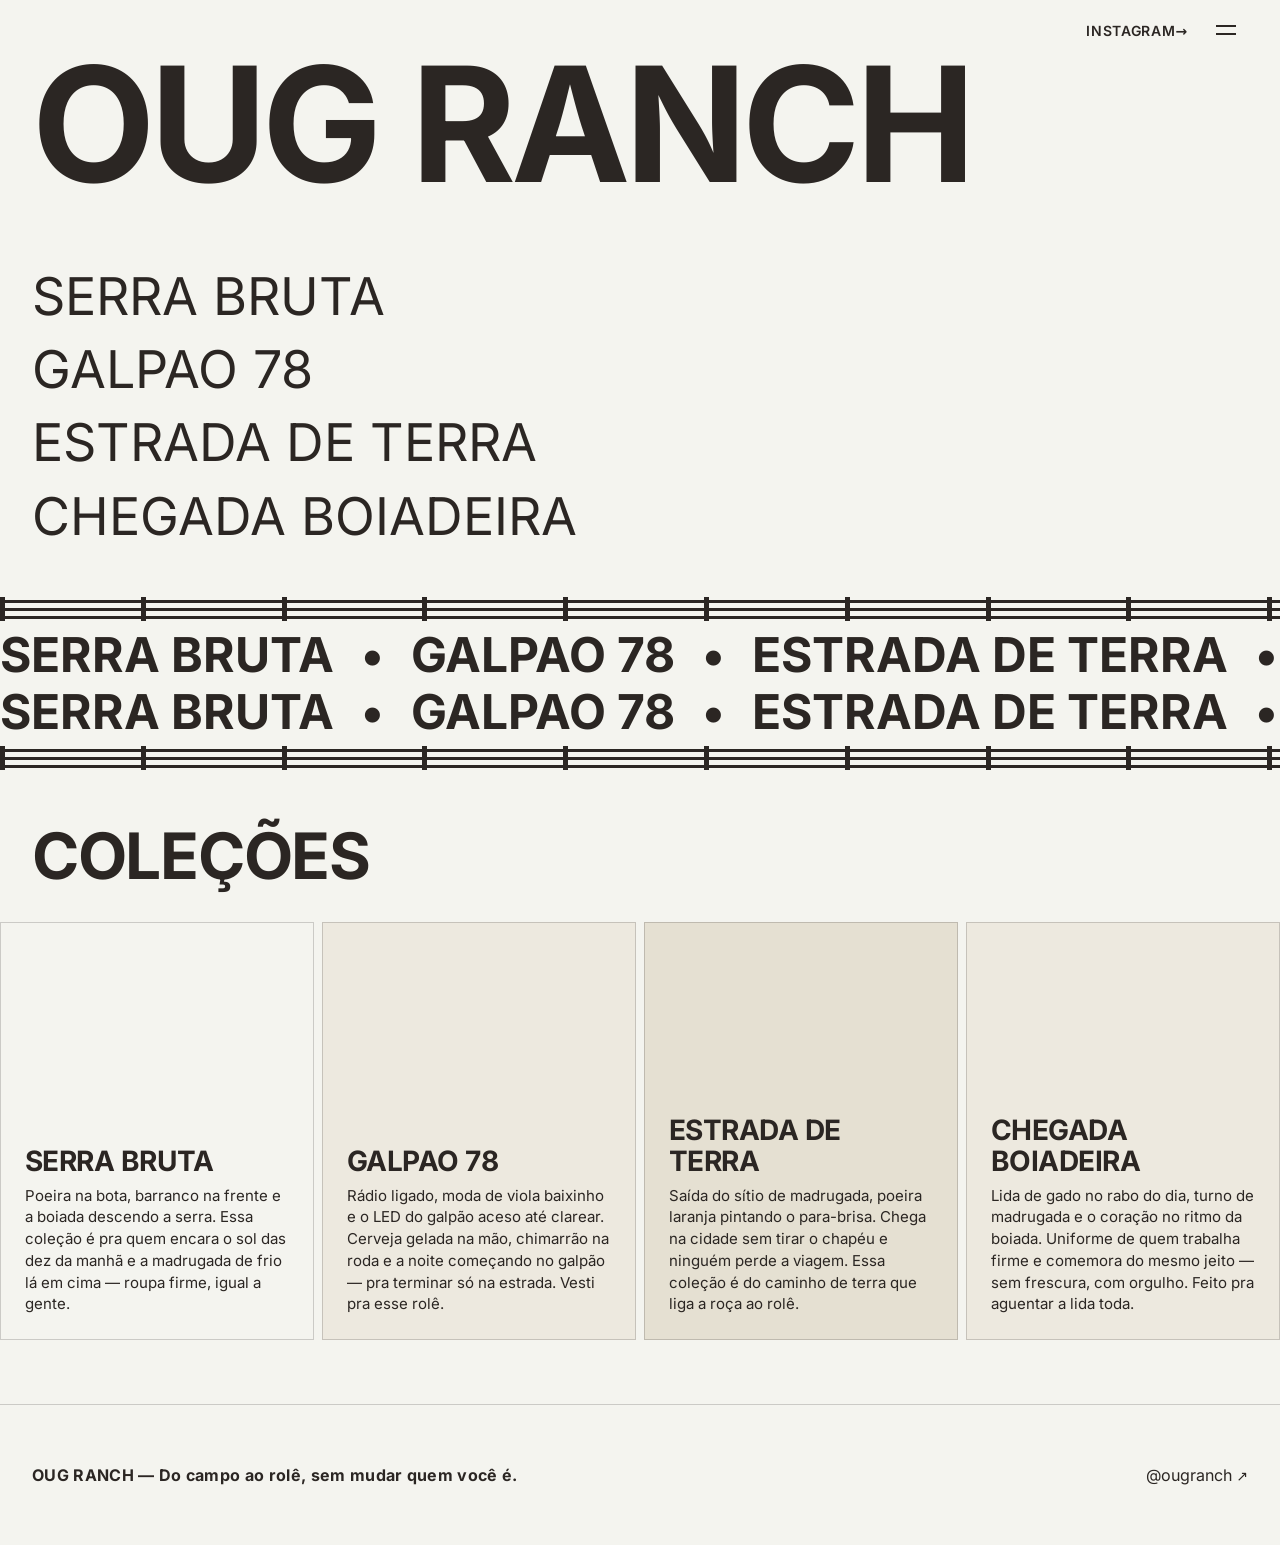
<file: index.html>
﻿<!DOCTYPE html>
<html lang="pt-BR">
<head>
  <meta charset="utf-8">
  <meta name="viewport" content="width=device-width, initial-scale=1">
  <title>OUG RANCH — Do campo ao rolê</title>
  <meta name="description" content="Do campo ao rolê, sem mudar quem você é. Coleções da OUG RANCH.">
  <!-- Compartilhamento (SEO-02/03): URLs absolutas SÓ aqui em cima — no corpo do
       site tudo segue relativo (regra do README: caminho nunca começa com /). -->
  <meta property="og:type" content="website">
  <meta property="og:site_name" content="OUG RANCH">
  <meta property="og:locale" content="pt_BR">
  <meta property="og:title" content="OUG RANCH — Do campo ao rolê">
  <meta property="og:description" content="Do campo ao rolê, sem mudar quem você é. Coleções da OUG RANCH.">
  <meta property="og:url" content="https://oug-ranch.github.io/">
  <meta property="og:image" content="https://oug-ranch.github.io/images/og-card.jpg">
  <meta property="og:image:width" content="1200">
  <meta property="og:image:height" content="630">
  <meta property="og:image:alt" content="Cartão da marca OUG RANCH: wordmark preto sobre fundo creme">
  <meta name="twitter:card" content="summary_large_image">
  <meta name="twitter:title" content="OUG RANCH — Do campo ao rolê">
  <meta name="twitter:description" content="Do campo ao rolê, sem mudar quem você é. Coleções da OUG RANCH.">
  <meta name="twitter:image" content="https://oug-ranch.github.io/images/og-card.jpg">
  <link rel="canonical" href="https://oug-ranch.github.io/">
  <!-- SEO-05 (promovido do v2-deferred por D-05): Organization com sameAs ->
       loja + Instagram. Script estático clássico, sem framework. -->
  <script type="application/ld+json">
  {
    "@context": "https://schema.org",
    "@type": "Organization",
    "name": "OUG RANCH",
    "url": "https://oug-ranch.github.io/",
    "logo": "https://oug-ranch.github.io/images/og-card.jpg",
    "sameAs": [
      "https://instagram.com/ougranch",
      "https://ougranch.com.br/"
    ]
  }
  </script>
  <!-- preload: única fonte do site (Inter variable), com crossorigin obrigatório -->
  <link rel="preload" as="font" type="font/woff2" crossorigin href="./fonts/inter-variable-latin.woff2">
  <link rel="icon" href="./favicon.svg" type="image/svg+xml">
  <link rel="icon" href="./favicon-32.png" type="image/png" sizes="32x32">
  <link rel="apple-touch-icon" href="./apple-touch-icon.png">
  <link rel="stylesheet" href="./css/styles.css?v=8">
</head>
<body>

  <!-- Cabeçalho: wordmark gigante em TEXTO (Inter Bold) + links pequenos no topo direito -->
  <header class="masthead">
    <div class="masthead-links">
      <a class="masthead-link" href="https://instagram.com/ougranch" target="_blank" rel="noopener">instagram <span aria-hidden="true">→</span></a>
      <button class="hamburger" aria-expanded="false" aria-controls="menu" aria-label="abrir menu"><span></span><span></span></button>
    </div>
    <h1 class="wordmark">OUG RANCH</h1>
  </header>

  <dialog id="menu" class="drawer" aria-label="menu">
    <button class="drawer-close" autofocus aria-label="fechar menu">
      <svg viewBox="0 0 20 20" width="20" height="20" aria-hidden="true" focusable="false">
        <path d="M2 2 L18 18 M18 2 L2 18" stroke="currentColor" stroke-width="2" stroke-linecap="round" fill="none"/>
      </svg>
    </button>
    <nav aria-label="menu">
      <a href="./index.html">início</a>
      <a href="#colecoes">coleções</a>
      <a href="https://ougranch.com.br/" target="_blank" rel="noopener">site</a>
      <a href="https://instagram.com/ougranch" target="_blank" rel="noopener">instagram</a>
    </nav>
  </dialog>

  <main>

    <!-- Lista editorial: nomes grandes, alinhados à esquerda; clicar rola até as coleções -->
    <nav class="index-list" aria-label="coleções da marca">
      <a href="#colecoes">SERRA BRUTA</a>
      <a href="#colecoes">GALPAO 78</a>
      <a href="#colecoes">ESTRADA DE TERRA</a>
      <a href="#colecoes">CHEGADA BOIADEIRA</a>
    </nav>

    <!-- Faixas decorativas que rolam sozinhas (CSS puro, sem JS): 1ª ←, cercado, 2ª → -->
    <div class="fence" aria-hidden="true"></div>
    <div class="marquee" aria-hidden="true">
      <div class="marquee-track">
        <span class="marquee-run">SERRA BRUTA <span class="marquee-dot">•</span> GALPAO 78 <span class="marquee-dot">•</span> ESTRADA DE TERRA <span class="marquee-dot">•</span> CHEGADA BOIADEIRA <span class="marquee-dot">•</span>&nbsp;</span>
        <span class="marquee-run">SERRA BRUTA <span class="marquee-dot">•</span> GALPAO 78 <span class="marquee-dot">•</span> ESTRADA DE TERRA <span class="marquee-dot">•</span> CHEGADA BOIADEIRA <span class="marquee-dot">•</span>&nbsp;</span>
      </div>
    </div>
    <div class="marquee marquee--rev" aria-hidden="true">
      <div class="marquee-track marquee-track--rev">
        <span class="marquee-run">SERRA BRUTA <span class="marquee-dot">•</span> GALPAO 78 <span class="marquee-dot">•</span> ESTRADA DE TERRA <span class="marquee-dot">•</span> CHEGADA BOIADEIRA <span class="marquee-dot">•</span>&nbsp;</span>
        <span class="marquee-run">SERRA BRUTA <span class="marquee-dot">•</span> GALPAO 78 <span class="marquee-dot">•</span> ESTRADA DE TERRA <span class="marquee-dot">•</span> CHEGADA BOIADEIRA <span class="marquee-dot">•</span>&nbsp;</span>
      </div>
    </div>
    <div class="fence" aria-hidden="true"></div>

    <section id="colecoes">
      <div class="collections-head">
        <h2 class="collections-title">COLEÇÕES</h2>
        <div class="cards-nav">
          <button type="button" class="cards-btn" id="cardsPrev" aria-label="coleções anteriores" hidden>‹</button>
          <button type="button" class="cards-btn" id="cardsNext" aria-label="próximas coleções" hidden>›</button>
        </div>
      </div>

      <!-- Prints ciena: CAPA grande em retrato, legenda (título + história) DENTRO do tile,
           colada no rodapé da capa, com força de cor total. Card inteiro clicável.
           Os cartões agora vêm da lista do dono (js/collections.js) e são
           desenhados pelo js/collections-render.js — aqui fica só o trilho vazio. -->
      <div class="cards" id="cardsMount"></div>
    </section>
  </main>

  <footer>
    <p class="footer-brand">OUG RANCH — Do campo ao rolê, sem mudar quem você é.</p>
    <a class="footer-link" href="https://instagram.com/ougranch" target="_blank" rel="noopener">@ougranch <span aria-hidden="true">↗</span></a>
  </footer>

  <!-- Ordem dos scripts (regra do projeto): DADOS → DESENHO → LÓGICA.
       collections.js cria a lista, collections-render.js desenha os cartões,
       e só então main.js decide se as setas ‹ › aparecem (ele mede a fileira
       JÁ desenhada). Todos com defer, executam nessa mesma ordem. -->
  <script src="./js/collections.js" defer></script>
  <script src="./js/collections-render.js" defer></script>
  <script src="./js/main.js" defer></script>
</body>
</html>
</file>
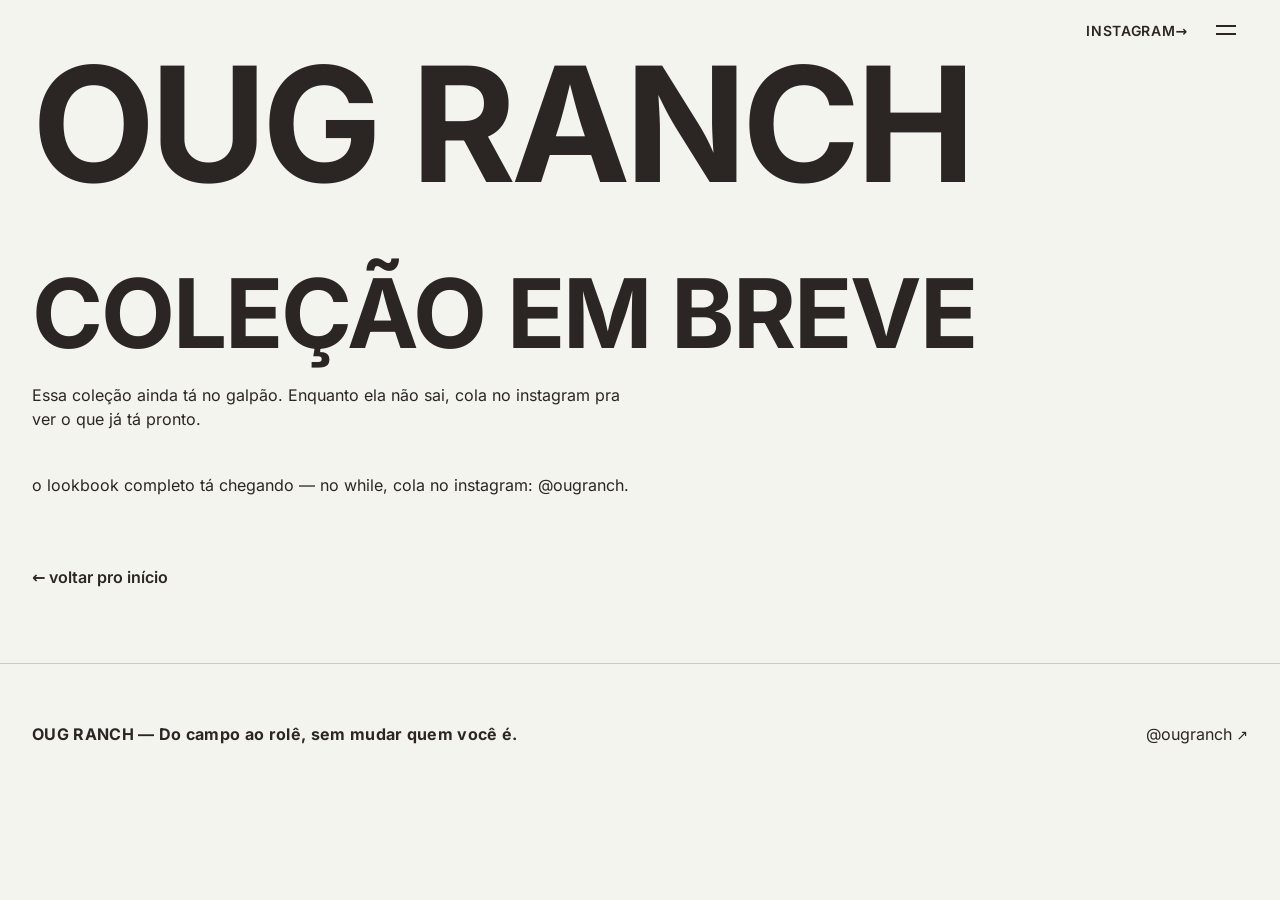
<file: colecao.html>
﻿<!DOCTYPE html>
<html lang="pt-BR">
<head>
  <meta charset="utf-8">
  <meta name="viewport" content="width=device-width, initial-scale=1">
  <title>OUG RANCH — coleção em breve</title>
  <meta name="description" content="Coleções OUG RANCH — histórias e looks direto do campo pro rolê.">
  <!-- Compartilhamento (SEO-02/03): esta página é placeholder genérico; títulos
       de OG POR COLEÇÃO chegam junto com as páginas reais de lookbook (Fase 3).
       URLs absolutas SÓ no head — o resto do site segue relativo. -->
  <meta property="og:type" content="website">
  <meta property="og:site_name" content="OUG RANCH">
  <meta property="og:locale" content="pt_BR">
  <meta property="og:title" content="OUG RANCH — coleção em breve">
  <meta property="og:description" content="Coleções OUG RANCH — histórias e looks direto do campo pro rolê.">
  <meta property="og:url" content="https://oug-ranch.github.io/colecao.html">
  <meta property="og:image" content="https://oug-ranch.github.io/images/og-card.jpg">
  <meta property="og:image:width" content="1200">
  <meta property="og:image:height" content="630">
  <meta property="og:image:alt" content="Cartão da marca OUG RANCH: wordmark preto sobre fundo creme">
  <meta name="twitter:card" content="summary_large_image">
  <meta name="twitter:title" content="OUG RANCH — coleção em breve">
  <meta name="twitter:description" content="Coleções OUG RANCH — histórias e looks direto do campo pro rolê.">
  <meta name="twitter:image" content="https://oug-ranch.github.io/images/og-card.jpg">
  <link rel="canonical" href="https://oug-ranch.github.io/colecao.html">
  <!-- preload: única fonte do site (Inter variable), com crossorigin obrigatório -->
  <link rel="preload" as="font" type="font/woff2" crossorigin href="./fonts/inter-variable-latin.woff2">
  <link rel="icon" href="./favicon.svg" type="image/svg+xml">
  <link rel="icon" href="./favicon-32.png" type="image/png" sizes="32x32">
  <link rel="apple-touch-icon" href="./apple-touch-icon.png">
  <link rel="stylesheet" href="./css/styles.css?v=8">
</head>
<body>

  <!-- Cabeçalho: wordmark em TEXTO (Inter Bold) + links pequenos no topo direito -->
  <header class="masthead">
    <div class="masthead-links">
      <a class="masthead-link" href="https://instagram.com/ougranch" target="_blank" rel="noopener">instagram <span aria-hidden="true">→</span></a>
      <button class="hamburger" aria-expanded="false" aria-controls="menu" aria-label="abrir menu"><span></span><span></span></button>
    </div>
    <p class="wordmark"><a class="wordmark-link" href="./index.html">OUG RANCH</a></p>
  </header>

  <dialog id="menu" class="drawer" aria-label="menu">
    <button class="drawer-close" autofocus aria-label="fechar menu">
      <svg viewBox="0 0 20 20" width="20" height="20" aria-hidden="true" focusable="false">
        <path d="M2 2 L18 18 M18 2 L2 18" stroke="currentColor" stroke-width="2" stroke-linecap="round" fill="none"/>
      </svg>
    </button>
    <nav aria-label="menu">
      <a href="./index.html">início</a>
      <a href="./index.html#colecoes">coleções</a>
      <a href="https://ougranch.com.br/" target="_blank" rel="noopener">site</a>
      <a href="https://instagram.com/ougranch" target="_blank" rel="noopener">instagram</a>
    </nav>
  </dialog>

  <main class="colecao-main">
    <!-- Sem JS: estado genérico "coleção em breve" — o script abaixo troca o conteúdo
         quando o endereço traz uma coleção conhecida (?c=slug). -->
    <h1 id="c-title" class="colecao-title">coleção em breve</h1>
    <p id="c-story" class="colecao-story">Essa coleção ainda tá no galpão. Enquanto ela não sai, cola no instagram pra ver o que já tá pronto.</p>
    <p class="colecao-note">o lookbook completo tá chegando — no while, cola no instagram:
      <a class="text-link" href="https://instagram.com/ougranch" target="_blank" rel="noopener">@ougranch</a>.</p>
    <a class="back-link" href="./index.html">← voltar pro início</a>
  </main>

  <footer>
    <p class="footer-brand">OUG RANCH — Do campo ao rolê, sem mudar quem você é.</p>
    <a class="footer-link" href="https://instagram.com/ougranch" target="_blank" rel="noopener">@ougranch <span aria-hidden="true">↗</span></a>
  </footer>

  <script src="./js/main.js" defer></script>
  <script>
    // Coleções fictícias da home — clássico, sem fetch (funciona no file://).
    // O lookbook de verdade (fotos) entra numa fase futura.
    (function () {
      'use strict';
      var COLECOES = {
        'serra-bruta': {
          t: 'SERRA BRUTA',
          s: 'Poeira na bota, barranco na frente e a boiada descendo a serra. Essa coleção é pra quem encara o sol das dez da manhã e a madrugada de frio lá em cima — roupa firme, igual a gente.'
        },
        'galpao-78': {
          t: 'GALPAO 78',
          s: 'Rádio ligado, moda de viola baixinho e o LED do galpão aceso até clarear. Cerveja gelada na mão, chimarrão na roda e a noite começando no galpão — pra terminar só na estrada. Vesti pra esse rolê.'
        },
        'estrada-de-terra': {
          t: 'ESTRADA DE TERRA',
          s: 'Saída do sítio de madrugada, poeira laranja pintando o para-brisa. Chega na cidade sem tirar o chapéu e ninguém perde a viagem. Essa coleção é do caminho de terra que liga a roça ao rolê.'
        },
        'chegada-boiadeira': {
          t: 'CHEGADA BOIADEIRA',
          s: 'Lida de gado no rabo do dia, turno de madrugada e o coração no ritmo da boiada. Uniforme de quem trabalha firme e comemora do mesmo jeito — sem frescura, com orgulho. Feito pra aguentar a lida toda.'
        }
      };
      var slug = new URLSearchParams(location.search).get('c');
      var dados = Object.prototype.hasOwnProperty.call(COLECOES, slug) ? COLECOES[slug] : null;
      var titulo = document.getElementById('c-title');
      var historia = document.getElementById('c-story');
      if (dados) {
        titulo.textContent = dados.t;
        historia.textContent = dados.s;
        document.title = 'OUG RANCH — ' + dados.t;
      }
      // slug desconhecido ou ausente: fica o estado genérico já no HTML
    })();
  </script>
</body>
</html>
</file>
<file: css/styles.css>
/* ============================================================
   OUG RANCH — css/styles.css
   Arquivo de tema do dono: edite os TOKENS abaixo para mudar
   o visual do site todo. Nada nos arquivos precisa de build.
   ============================================================ */

/* ===== TOKENS — edite aqui para mudar o visual do site todo ===== */
:root {
  --color-bg: #F4F4EF;        /* creme — fundo */
  --color-ink: #2B2623;       /* preto café — textos */
  --color-accent: #BB6F47;    /* caramelo — acentos (hover/foco apenas) */
  --rule: rgba(43,38,35,.2);
  --space-xs: 4px;  --space-sm: 8px;  --space-md: 16px;
  --space-lg: 24px; --space-xl: 32px; --space-2xl: 48px; --space-3xl: 64px;
  --touch-min: 44px; --gutter: 16px;
}
@media (min-width: 768px) { :root { --gutter: 32px; } }
/* NÃO use o verde nem o azul de uso futuro no v1 (decisão D-02) */

/* ===== FONTE (auto-hospedada — única fonte do site: Inter, variable) ===== */
@font-face {
  font-family: 'Inter';
  font-style: normal;
  font-weight: 100 900;          /* variable font: one file, all weights */
  font-display: swap;
  src: url(../fonts/inter-variable-latin.woff2) format('woff2');
  unicode-range: U+0000-00FF, U+0131, U+0152-0153, U+02BB-02BC, U+02C6, U+02DA, U+02DC, U+0304, U+0308, U+0329, U+2000-206F, U+20AC, U+2122, U+2191, U+2193, U+2212, U+2215, U+FEFF, U+FFFD;
}

/* ===== GLOBAIS ===== */
* { box-sizing: border-box; }
html { scroll-behavior: smooth; }
body {
  margin: 0;
  background: var(--color-bg);
  color: var(--color-ink);
  font-family: 'Inter', system-ui, -apple-system, sans-serif;
  font-size: 16px;
  line-height: 1.5;
}
a { color: inherit; }

:focus-visible { outline: 2px solid var(--color-accent); outline-offset: 2px; }

@media (prefers-reduced-motion: reduce) {
  html { scroll-behavior: auto; }
  .drawer[open] { animation: none; }
  .marquee-track { animation: none; }   /* faixa decorativa: parada */
}

/* ===== CABEÇALHO — wordmark gigante em TEXTO + links pequenos no topo ===== */
.masthead { padding: var(--space-sm) var(--gutter) var(--space-lg); }

.masthead-links {
  display: flex;
  justify-content: flex-end;
  align-items: center;
  gap: var(--space-md);
  min-height: var(--touch-min);
}
.masthead-link {
  display: inline-flex;            /* caixa de toque ≥44px (PERF-03): o alvo
                                      cresce pro alto e pra baixo, o texto
                                      fica no mesmo lugar (fila centrada) */
  align-items: center;
  min-height: var(--touch-min);
  font-size: 14px;
  font-weight: 600;
  letter-spacing: 0.05em;
  text-transform: uppercase;
  text-decoration: underline;
  text-decoration-color: transparent;
  text-decoration-thickness: 1px;
  text-underline-offset: 4px;
  padding: var(--space-sm) 0;
}
.masthead-link:hover,
.masthead-link:focus-visible {
  text-decoration-color: var(--color-accent);   /* sublinhado caramelo */
}

/* Wordmark: TEXTO puro em Inter Bold (não existe arquivo de logo no site) */
.wordmark {
  margin: 0;
  font-weight: 700;
  font-size: clamp(3rem, 12.5vw, 11rem);
  line-height: 0.9;
  letter-spacing: -0.03em;
  text-transform: uppercase;
}

.wordmark-link {
  color: inherit;
  text-decoration: none;
}
.wordmark-link:hover,
.wordmark-link:focus-visible {
  color: var(--color-accent);   /* caramelo: só no hover/foco */
}

/* Hambúrguer: 44×44, duas linhas 20px × 2px café */
.hamburger {
  display: inline-flex;
  flex-direction: column;
  align-items: center;
  justify-content: center;
  gap: 6px;
  width: var(--touch-min);
  height: var(--touch-min);
  padding: 0;
  border: 0;
  background: transparent;
  cursor: pointer;
}
.hamburger span {
  display: block;
  width: 20px;
  height: 2px;
  background: var(--color-ink);
}

/* ===== GAVETA DO MENU — <dialog> nativo (NAV-02) ===== */
.drawer {
  position: fixed; inset: 0;
  margin: 0; border: 0; padding: 0;
  max-width: none; max-height: none; width: 100%; height: 100dvh;
  background: var(--color-bg);
  overflow-y: auto;          /* rola se o conteúdo passar da tela */
  transform: none;
}
.drawer[open] { animation: drawer-in 250ms ease-out; }
@keyframes drawer-in {
  from { transform: translateX(100%); display: block; }
  to   { transform: translateX(0);    display: block; }
}
.drawer::backdrop { background: transparent; }
body.menu-open { overflow: hidden; }

.drawer-close {
  position: absolute;
  top: var(--space-sm);
  right: var(--space-sm);
  display: inline-flex;
  align-items: center;
  justify-content: center;
  width: var(--touch-min);
  height: var(--touch-min);
  border: 0;
  background: transparent;
  color: var(--color-ink);
  cursor: pointer;
}
.drawer-close svg { width: 20px; height: 20px; }

.drawer nav {
  display: flex;
  flex-direction: column;
  gap: var(--space-lg);
  padding: var(--space-2xl) var(--gutter);
}
.drawer nav a {
  display: flex;
  align-items: center;
  min-height: var(--touch-min);    /* alvo de toque ≥44px */
  font-size: 28px;
  font-weight: 500;
  line-height: 1.2;
  color: var(--color-ink);
  text-decoration: none;
}

/* ===== LISTA EDITORIAL — nomes grandes, alinhados à esquerda ===== */
.index-list {
  display: flex;
  flex-direction: column;
  align-items: flex-start;
  gap: var(--space-md);
  padding: var(--space-2xl) var(--gutter);
}
.index-list a {
  display: flex;                   /* alvo de toque ≥44px (PERF-03): a caixa
                                      cresce até 44px, o nome fica centrado */
  align-items: center;
  min-height: var(--touch-min);
  font-size: clamp(2rem, 7vw, 4.25rem);
  font-weight: 400;
  line-height: 1.1;
  text-decoration: none;
  text-decoration: underline;
  text-decoration-color: transparent;
  text-decoration-thickness: 2px;
  text-underline-offset: 6px;
}
.index-list a:hover,
.index-list a:focus-visible {
  text-decoration-color: var(--color-accent);   /* sublinhado caramelo */
}
@media (min-width: 768px) {
  .index-list a { font-size: clamp(2rem, 5vw, 3.25rem); }   /* desktop: um pouco menor */
}

/* ===== FAIXAS QUE ROLAM (marquee) — decorativas, CSS puro, sem JS ===== */
.marquee {
  overflow: hidden;
  padding: var(--space-xs) 0;
}
.marquee-track {
  display: flex;
  width: max-content;
  animation: marquee 40s linear infinite;
}
.marquee-track--rev { animation-direction: reverse; }   /* 2ª faixa: rola pro outro lado */
.marquee-run {
  display: block;
  white-space: nowrap;
  font-weight: 700;
  font-size: clamp(1.5rem, 5vw, 3rem);   /* levemente menor (antes: 1.75/6vw/3.5) */
  line-height: 1.1;
}
.marquee-dot { padding: 0 var(--space-md); }
@keyframes marquee {
  from { transform: translateX(0); }
  to   { transform: translateX(-50%); }   /* track = 2 runs idênticos: loop perfeito */
}

/* Cerca do cercado (cercado do rancho) — desenhado em CSS puro, sem imagem:
   3 ripas horizontais cruzadas por paus verticais de canto a canto. */
.fence {
  height: 24px;
  margin: var(--space-xs) 0;    /* colado nas legendas (antes: space-sm) */
  background-image:
    /* paus verticais, de canto a canto */
    repeating-linear-gradient(to right,
      var(--color-ink) 0 5px, transparent 5px 11vw),
    /* 3 ripas horizontais (a do meio mais centralizada) */
    linear-gradient(to bottom,
      transparent 0 3px,   var(--color-ink) 3px 6px,
      transparent 6px 11px, var(--color-ink) 11px 14px,
      transparent 14px 19px, var(--color-ink) 19px 22px,
      transparent 22px 24px);
}
.marquee--rev { padding-top: 0; }   /* as duas faixas grudadas, cercado só em cima e embaixo */

/* ===== COLEÇÕES — prints ciena: capas grandes lado a lado, legenda DENTRO do tile ===== */
#colecoes { padding: var(--space-2xl) 0 var(--space-3xl); }
.collections-head {
  display: flex;
  align-items: flex-end;
  justify-content: space-between;
  gap: var(--space-md);
  margin: 0 var(--gutter);
}
.collections-title {
  margin: 0;   /* margem lateral agora mora no .collections-head */
  font-size: clamp(2rem, 7vw, 4rem);
  font-weight: 700;
  line-height: 1.05;
  letter-spacing: -0.02em;
  text-transform: uppercase;
  color: var(--color-ink);
}
.cards-nav { display: flex; gap: var(--space-xs); }
.cards-btn {
  border: 1px solid var(--color-ink);
  background: transparent;
  color: var(--color-ink);
  width: 44px; height: 44px;          /* alvo de toque */
  font-size: 1.5rem; line-height: 1;
  cursor: pointer;
}
.cards-btn:hover:not(:disabled), .cards-btn:focus-visible { background: var(--color-accent); border-color: var(--color-accent); }
.cards-btn:disabled { opacity: 0.35; cursor: default; }

/* Celular: capas EMPILHADAS de ponta a ponta (rolam com a página, sem setas).
   No PC vira fileira horizontal com as setas de paginação. */
.cards {
  display: block;
  padding: var(--space-xl) 0 0;
}

.card {
  display: block;
  color: var(--color-ink);
  text-decoration: none;
}
.card + .card { margin-top: 2px; }   /* gutters mínimos no empilhado, como nos prints */
@media (min-width: 768px) {
  .cards {
    display: flex;
    gap: 8px;
    overflow-x: auto;
    scroll-snap-type: x mandatory;
    scrollbar-width: none;           /* as setas fazem o papel da barra */
  }
  .cards::-webkit-scrollbar { display: none; }
  .card {
    flex: 0 0 calc((100% - 24px) / 4);   /* mesmas 4 capas visíveis que hoje */
    scroll-snap-align: start;
  }
  .card + .card { margin-top: 0; }
}

/* Capa tipográfica: bloco claro GRANDE em retrato, SEM imagem — variações tonais do creme.
   A legenda (título + história) mora DENTRO do tile, colada no rodapé da capa. */
.card-cover {
  position: relative;
  display: flex;
  flex-direction: column;
  justify-content: flex-end;
  aspect-ratio: 4 / 5;          /* celular: levemente mais alto, editorial */
  padding: var(--space-lg);
  border: 1px solid var(--rule);
  overflow: hidden;             /* quando a capa tem foto, o zoom fica DENTRO do tile */
}
@media (min-width: 768px) {
  .card-cover { aspect-ratio: 3 / 4; }   /* desktop: retrato ciena */
}
.cover-1 { background: #F4F4EF; }
.cover-2 { background: #EDE9DF; }
.cover-3 { background: #E5E0D2; }
.cover-4 { background: #EDE9DF; }

/* Capa com FOTO: a imagem fica ABSOLUTA cobrindo o tile inteiro (mesmo 4/5
   celular e 3/4 desktop de sempre) — width/height no <img> evitam pulo de
   layout. Absoluta e não flex-item: flex espremeria a foto e empurraria a
   legenda pra fora do tile. Fundo creme aparece enquanto a foto carrega. */
.card-cover--photo {
  background: #EDE9DF;
}
.card-cover--photo img {
  position: absolute;
  inset: 0;
  width: 100%;
  height: 100%;
  object-fit: cover;
}
/* A legenda fica POR CIMA da foto: posicionada (relative) pinta acima do img
   absoluto, e o texto ganha um respiro de contraste com sombra bem leve. */
.card-cover--photo .card-title,
.card-cover--photo .card-story {
  position: relative;
  text-shadow: 0 1px 2px rgba(244, 244, 239, 0.9);
}

/* Zoom sutil NO DESKTOP com mouse (D-07): só em tela grande E ponteiro que
   tem hover — no celular nunca fica preso um "estado de hover". A legenda
   (título + história) não muda: é conteúdo posicionado, não transformado. */
@media (min-width: 768px) and (hover: hover) {
  .card-cover:not(.card-cover--photo) {
    transition: transform 300ms ease;              /* capa tipográfica cresce junto */
  }
  .card:hover .card-cover:not(.card-cover--photo) {
    transform: scale(1.02);
  }
  .card-cover--photo img {
    transition: transform 350ms ease;              /* foto: zoom por dentro do tile */
  }
  .card:hover .card-cover--photo img {
    transform: scale(1.03);
  }
}

/* Quem pede menos animação: zoom desligado de todo (transform none). */
@media (prefers-reduced-motion: reduce) {
  .card-cover:not(.card-cover--photo),
  .card-cover--photo img {
    transition: none;
  }
  .card:hover .card-cover:not(.card-cover--photo),
  .card:hover .card-cover--photo img {
    transform: none;
  }
}

/* Aviso quando a lista de coleções não carrega (js/collections.js ausente
   ou com erro de digitação): mensagem amigável no lugar dos cartões. */
.cards-error {
  padding: var(--space-md) var(--gutter) 0;
  margin: 0;
  color: var(--color-ink);
}

/* Legenda: café com força de cor total — sem opacidade, sem cinza lavado */
.card-title {
  display: block;
  margin: 0;
  font-weight: 700;
  font-size: clamp(1.375rem, 4vw, 1.75rem);
  line-height: 1.1;
  letter-spacing: -0.02em;
  text-transform: uppercase;
  color: var(--color-ink);
  text-decoration: underline;
  text-decoration-color: transparent;
  text-decoration-thickness: 2px;
  text-underline-offset: 4px;
}
.card:hover .card-title,
.card:focus-visible .card-title {
  text-decoration-color: var(--color-accent);   /* caramelo: só no hover/foco */
}
.card-story {
  display: block;
  margin: var(--space-sm) 0 0;
  line-height: 1.45;
  font-size: clamp(0.8125rem, 1.2vw, 0.9375rem);
  color: var(--color-ink);
}

/* ===== RODAPÉ (NAV-04) — marca em TEXTO + instagram ===== */
footer {
  display: flex;
  flex-direction: column;
  align-items: flex-start;
  gap: var(--space-md);
  padding: 48px var(--gutter);
  background: var(--color-bg);
  border-top: 1px solid var(--rule);
}
.footer-brand {
  margin: 0;
  font-weight: 700;
  letter-spacing: 0.02em;
}
.footer-link {
  display: inline-flex;
  align-items: center;
  gap: var(--space-xs);
  min-height: var(--touch-min);
  text-decoration: underline;
  text-decoration-color: transparent;
  text-decoration-thickness: 1px;
  text-underline-offset: 4px;
}
.footer-link:hover,
.footer-link:focus-visible {
  text-decoration-color: var(--color-accent);
}
.footer-link [aria-hidden="true"] { font-size: 14px; }

@media (min-width: 768px) {
  footer {
    flex-direction: row;
    align-items: center;
    justify-content: space-between;
  }
}

/* ===== PÁGINA DE COLEÇÃO (colecao.html) — placeholder do lookbook ===== */
.colecao-main { padding: var(--space-2xl) var(--gutter) var(--space-3xl); }
.colecao-title {
  margin: 0;
  font-weight: 700;
  font-size: clamp(2.25rem, 9vw, 6rem);
  line-height: 0.95;
  letter-spacing: -0.02em;
  text-transform: uppercase;
}
.colecao-story {
  margin: var(--space-lg) 0 0;
  max-width: 38em;
  line-height: 1.5;
}
.colecao-note {
  margin: var(--space-xl) 0 0;
  max-width: 38em;
}
.text-link {
  display: inline-flex;            /* alvo de toque ≥44px (PERF-03): a caixa
                                      cresce, o texto segue na mesma linha
                                      de base do parágrafo */
  align-items: center;
  min-height: var(--touch-min);
  text-decoration: underline;
  text-decoration-color: transparent;
  text-decoration-thickness: 1px;
  text-underline-offset: 4px;
}
.text-link:hover,
.text-link:focus-visible {
  text-decoration-color: var(--color-accent);   /* sublinhado caramelo */
}
.back-link {
  display: inline-flex;
  align-items: center;
  min-height: var(--touch-min);
  margin-top: var(--space-2xl);
  font-weight: 600;
  text-decoration: underline;
  text-decoration-color: transparent;
  text-decoration-thickness: 1px;
  text-underline-offset: 4px;
}
.back-link:hover,
.back-link:focus-visible {
  text-decoration-color: var(--color-accent);
}
</file>
